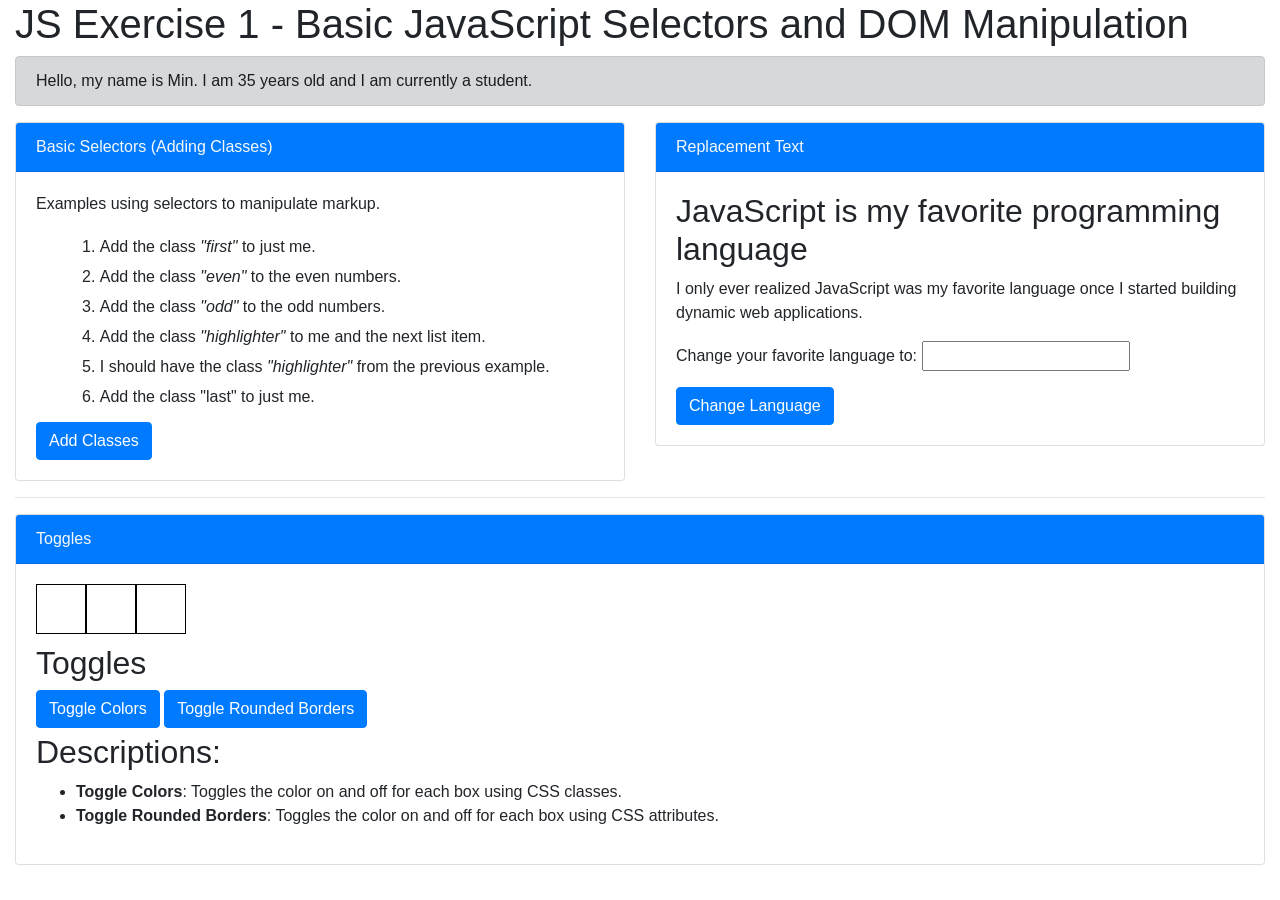
<file: portfolio/Project 1/index.html>
<!DOCTYPE html>
<html>
<head>
    <meta charset="utf-8">
    <title>JavaScript Selectors</title>
    <link rel="stylesheet" href="https://cdn.jsdelivr.net/npm/bootstrap@4.5.3/dist/css/bootstrap.min.css" integrity="sha384-TX8t27EcRE3e/ihU7zmQxVncDAy5uIKz4rEkgIXeMed4M0jlfIDPvg6uqKI2xXr2" crossorigin="anonymous">
    <script src="https://cdn.jsdelivr.net/npm/bootstrap@4.5.3/dist/js/bootstrap.bundle.min.js" integrity="sha384-ho+j7jyWK8fNQe+A12Hb8AhRq26LrZ/JpcUGGOn+Y7RsweNrtN/tE3MoK7ZeZDyx" crossorigin="anonymous"></script>    <link rel="stylesheet" href="css/style.css">
</head>
<body class="col-md-12">
<h1>JS Exercise 1 - Basic JavaScript Selectors and DOM Manipulation</h1>
<div class="row">
    <div class="col-md-12">
        <div class="alert alert-dark" role="alert">
            <div id="messageDisplayArea"></div>
        </div>
    </div>
    <div class="col-md-6">
        <div class="card">
            <div class="card-header bg-primary text-light">Basic Selectors (Adding Classes)</div>
            <div class="card-body">
                <div id="display-resources">
                    <p>Examples using selectors to manipulate markup.</p>
                    <ol class="selector-examples">
                        <li>Add the class <em>"first"</em> to just me.</li>
                        <li>Add the class <em>"even"</em> to the even numbers.</li>
                        <li>Add the class <em>"odd"</em> to the odd numbers.</li>
                        <li>Add the class <em>"highlighter"</em> to me and the next list item.</li>
                        <li>I should have the class <em>"highlighter"</em> from the previous example.</li>
                        <li>Add the class "last" to just me.</li>
                    </ol>
                </div>
                <a href="#" class="btn btn-primary" id="add-classes">Add Classes</a>
            </div>
        </div>
        
    </div>
    <div class="col-md-6">
        <div class="card">
            <div class="card-header bg-primary text-light">Replacement Text</div>
            <div class="card-body">
                <div id="programming-language">
                    <h2><span class="currentLanguage">JavaScript</span> is my favorite programming language</h2>
                    <p>I only ever realized <span class="currentLanguage">JavaScript</span> was my favorite language once I started building dynamic web applications.</p>
                    <p>Change your favorite language to: <input type="text" id="newLanguage"></p>
                </div>
                <a href="#" class="btn btn-primary" id="change-language">Change Language</a>
            </div>
        </div>
    </div>
</div>
<hr/>
<div class="row">
    <div class="col-md-12">
        <div class="card">
            <div class="card-header bg-primary text-light">Toggles</div>
            <div class="card-body">
                <div id="boxes">
                    <!-- Step 1: Add the 'outlined' class to each of the boxes -->
                    <div id="box1" class="box outlined"></div>
                    <div id="box2" class="box outlined"></div>
                    <div id="box3" class="box outlined"></div>
                </div>

                <div id="toggles">
                    <h2>Toggles</h2>
                    <button id="button_toggle_colors" class="btn btn-primary">Toggle Colors</button>
                    <button id="button_toggle_roundedges" class="btn btn-primary">Toggle Rounded Borders</button>
                </div>

                <div id="info">
                    <h2>Descriptions:</h2>
                    <ul>
                        <li><b>Toggle Colors</b>: Toggles the color on and off for each box using CSS classes.</li>
                        <li><b>Toggle Rounded Borders</b>: Toggles the color on and off for each box using CSS attributes.</li>
                    </ul>
                </div>
            </div>
        </div>
    </div>
</div>
<script src="js/project1.js"></script>
</body>
</html>
</file>
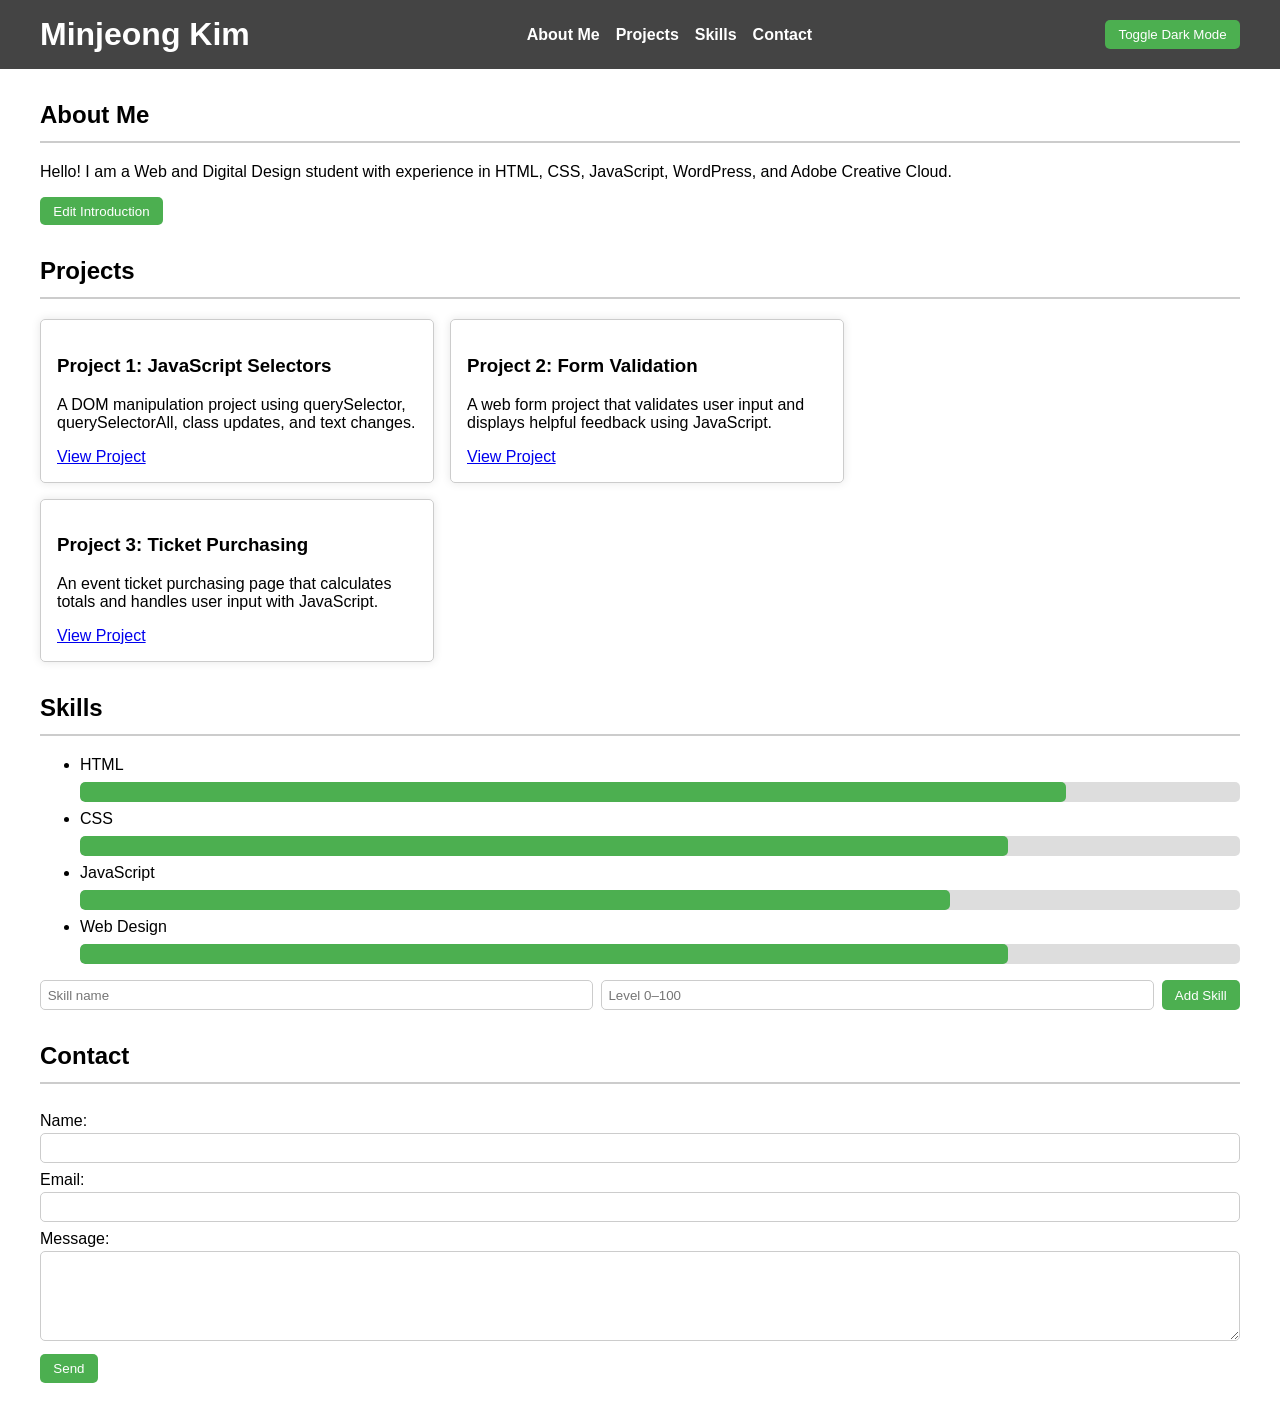
<file: portfolio/projects/index.html>
<!DOCTYPE html>
<html lang="en">
<head>
  <meta charset="UTF-8">
  <meta name="viewport" content="width=device-width, initial-scale=1.0">
  <title>Minjeong Kim | Portfolio</title>
  <link rel="stylesheet" href="style.css">
</head>
<body>
  <header>
    <div class="container">
      <h1>Minjeong Kim</h1>
      <nav aria-label="Primary navigation">
        <ul>
          <li><a href="#about">About Me</a></li>
          <li><a href="#projects">Projects</a></li>
          <li><a href="#skills">Skills</a></li>
          <li><a href="#contact">Contact</a></li>
        </ul>
      </nav>
      <button id="theme-toggle" type="button">Toggle Dark Mode</button>
    </div>
  </header>

  <main class="container">
    <section id="about">
      <h2>About Me</h2>
      <p id="introduction">Hello! I am a Web and Digital Design student with experience in HTML, CSS, JavaScript, WordPress, and Adobe Creative Cloud.</p>
      <button id="edit-intro" type="button">Edit Introduction</button>
    </section>

    <section id="projects">
      <h2>Projects</h2>
      <div id="project-list"></div>
    </section>

    <section id="skills">
      <h2>Skills</h2>
      <ul id="skill-list"></ul>
      <div class="skill-inputs">
        <input id="new-skill" type="text" placeholder="Skill name">
        <input id="skill-level" type="number" min="0" max="100" placeholder="Level 0–100">
        <button id="add-skill" type="button">Add Skill</button>
      </div>
    </section>

    <section id="contact">
      <h2>Contact</h2>
      <form id="contact-form">
        <label for="name">Name:</label>
        <input id="name" name="name" type="text" required>

        <label for="email">Email:</label>
        <input id="email" name="email" type="email" required>

        <label for="message">Message:</label>
        <textarea id="message" name="message" rows="5" required></textarea>

        <button type="submit">Send</button>
      </form>
    </section>
  </main>

  <script src="portfolio.js"></script>
</body>
</html>
</file>
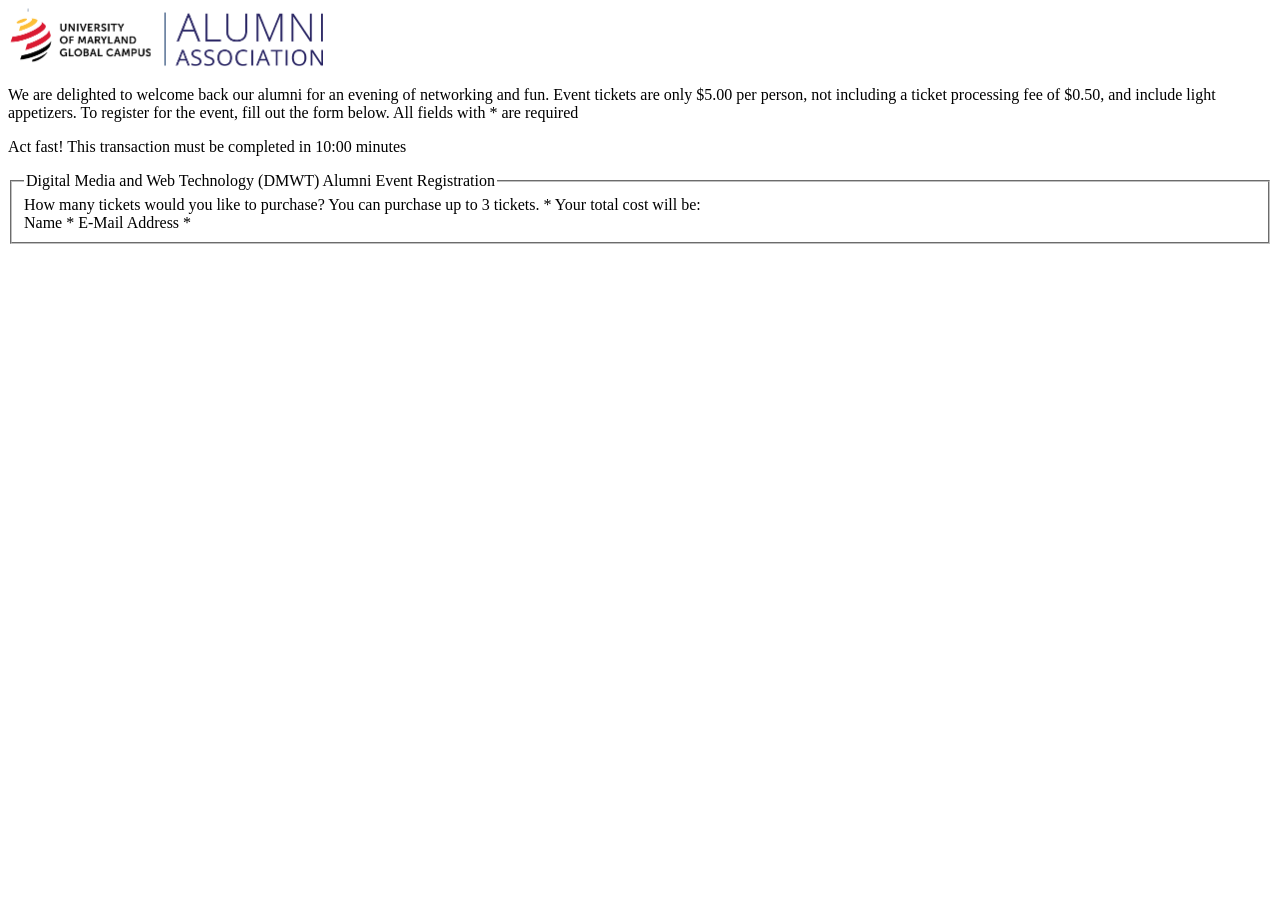
<file: portfolio/Project 3/event_registration.html>
﻿<!DOCTYPE html PUBLIC "-//W3C//DTD XHTML 1.0 Transitional//EN" "http://www.w3.org/TR/xhtml1/DTD/xhtml1-transitional.dtd"><html><head></head><body>



    
	
	
	


	<header>
		<img src="logo.png" width="315" height="62"/>
	</header>
	<article>
		<section>
			<p>We are delighted to welcome back our alumni for an evening of networking and fun. Event tickets are only $5.00 per person, not including a ticket processing fee of $0.50, and include light appetizers. To register for the event, fill out the form below. All fields with <span class="required">*</span> are required</p>
		</section>
	
		<section>
			<p>Act fast! This transaction must be completed in <span>10:00</span> minutes</p>
		</section>
	
		<section>
			
				<fieldset>
					<legend>Digital Media and Web Technology (DMWT) Alumni Event Registration</legend>
				
					<label for="lastnum">How many tickets would you like to purchase? You can purchase up to 3 tickets. <span class="required">*</span></label>
					
					<span class="error"></span>
					
					<label for="totalCost">Your total cost will be: </label>
					

					<div>
						<label for="name">Name <span class="required">*</span></label>
						
						<span class="error"></span>
				
						<label for="address">E-Mail Address <span class="required">*</span></label>
						
						<span class="error"></span>
						
						<div class="actionButtons">
							
							
						</div>
					</div>
				</fieldset>
			
		</section>
	</article>

<script type="module" src="https://s.brightspace.com/lib/bsi/2026.7.209/unbundled/mathjax.js"></script><script type="text/javascript">document.addEventListener('DOMContentLoaded', function() {
					if (document.querySelector('math, .d2l-element, .d2l-cplus-layout') || /\$\$|\\\(|\\\[|\\begin{|\\ref{|\\eqref{/.test(document.body.innerHTML)) {
						document.querySelectorAll('mspace[linebreak="newline"]').forEach(elm => {
							elm.setAttribute('style', 'display: block; height: 0.5rem;');
						});

						document.querySelectorAll('math mmultiscripts > none').forEach(elm => {
							const mrow = document.createElementNS('http://www.w3.org/1998/Math/MathML', 'mrow');
							elm.replaceWith(mrow);
						});

						window.D2L.MathJax.loadMathJax({
							outputScale: 1.5,
							renderLatex: true,
							enableMML3Support: false
						});
					}
				});</script><script type="module" src="https://s.brightspace.com/lib/bsi/2026.7.209/unbundled/prism.js"></script><script type="text/javascript">document.addEventListener('DOMContentLoaded', function() {
					document.querySelectorAll('.d2l-code').forEach(code => {
						window.D2L.Prism.formatCodeElement(code);
					});
				});</script><script type="module" src="https://s.brightspace.com/lib/bsi/2026.7.209/unbundled/embeds.js"></script><script type="text/javascript">document.addEventListener('DOMContentLoaded', function() {
					window.D2L.EmbedRenderer.renderEmbeds(document.body);
				});</script></body></html>
</file>
<file: portfolio/Project 1/css/style.css>
.selector-examples {
  margin: 0 0 10px 0;
}
.selector-examples li {
  -moz-transition: backgroud 0.2s ease-ou;
  -o-transition: backgroud 0.2s ease-ou;
  -webkit-transition: backgroud 0.2s ease-ou;
  transition: backgroud 0.2s ease-ou;
  border: 1px solid white;
  padding: 2px 5px;
  list-style-position: inside;
}

.selector-examples li.even {
    background-color: #cccccc;
}

.selector-examples li.odd {
    background-color: #eeeeee;
}

.selector-examples li.highlighter {
    color: #b81900;
}

.selector-examples li.first,
.selector-examples li.last {
    background-color: #000000;
    color: #ffffff;
}

/* Styles for boxes */

#boxes {
    float: left;
    width: 100%;
}

#toggles {
    float: left;
    width: 100%;
    margin-top: 10px;
}

#info {
    float: left;
    margin-top: 5px;
}


.box {
    width: 50px;
    height: 50px;
    float: left;
}

.outlined {
    border: 1px solid;
    border-color: black;
}

.round-edge {
    border-radius: 15px;
}

.cardinal {
    background-color: #993333;
}
</file>
<file: portfolio/projects/style.css>
/* Base Styles */
body {
    font-family: 'Arial', sans-serif;
    margin: 0;
    padding: 0;
    background-color: white;
    color: black;
    transition: background-color 0.3s, color 0.3s;
}

body.dark-mode {
    background-color: #333;
    color: white;
}

header {
    background-color: #444;
    color: white;
    padding: 1em 0;
    margin-bottom: 2em;
}

body.dark-mode header {
    background-color: #222;
}

header .container {
    display: flex;
    justify-content: space-between;
    align-items: center;
    max-width: 1200px;
    margin: 0 auto;
    padding: 0 1em;
}

header h1 {
    margin: 0;
}

nav ul {
    list-style: none;
    padding: 0;
    margin: 0;
    display: flex;
}

nav ul li {
    margin-right: 1em;
}

nav ul li a {
    color: white;
    text-decoration: none;
    font-weight: bold;
}

body.dark-mode nav ul li a {
    color: #ddd;
}

.container {
    max-width: 1200px;
    margin: 0 auto;
    padding: 0 1em;
}

section {
    margin: 2em 0;
}

h2 {
    border-bottom: 2px solid #ccc;
    padding-bottom: 0.5em;
}

button {
    background-color: #4CAF50;
    color: white;
    border: none;
    padding: 0.5em 1em;
    cursor: pointer;
    border-radius: 5px;
    transition: background-color 0.3s;
}

button:hover {
    background-color: #45a049;
}

button:disabled {
    background-color: #ccc;
    cursor: not-allowed;
}

/* Project Styles */
#project-list {
    display: flex;
    flex-wrap: wrap;
    gap: 1em;
}

.project-card {
    border: 1px solid #ccc;
    border-radius: 5px;
    padding: 1em;
    width: 100%;
    max-width: 30%;
    box-shadow: 0 0 10px rgba(0, 0, 0, 0.1);
    transition: transform 0.3s, box-shadow 0.3s;
}

body.dark-mode .project-card {
    border-color: #555;
    background-color: #444;
}

.project-card:hover {
    transform: translateY(-5px);
    box-shadow: 0 10px 20px rgba(0, 0, 0, 0.2);
}

/* Skill Styles */
.skill-inputs {
    display: flex;
    gap: 0.5em;
    margin: 1em 0;
}

.skill-inputs input {
    flex: 1;
    padding: 0.5em;
    border: 1px solid #ccc;
    border-radius: 5px;
}

.skill-inputs button {
    flex-shrink: 0;
}

.skill-bar {
    background-color: #ddd;
    border-radius: 5px;
    overflow: hidden;
    margin: 0.5em 0;
}

.skill-bar-fill {
    background-color: #4caf50;
    height: 20px;
    width: 0;
    border-radius: 5px;
    transition: width 0.3s;
}

body.dark-mode .skill-bar-fill {
    background-color: #76c7c0;
}

/* Contact Form Styles */
form {
    display: flex;
    flex-direction: column;
}

form label {
    margin-top: 0.5em;
}

form input,
form textarea {
    padding: 0.5em;
    border: 1px solid #ccc;
    border-radius: 5px;
    margin-top: 0.2em;
}

form button {
    align-self: flex-start;
    margin-top: 1em;
}
</file>
